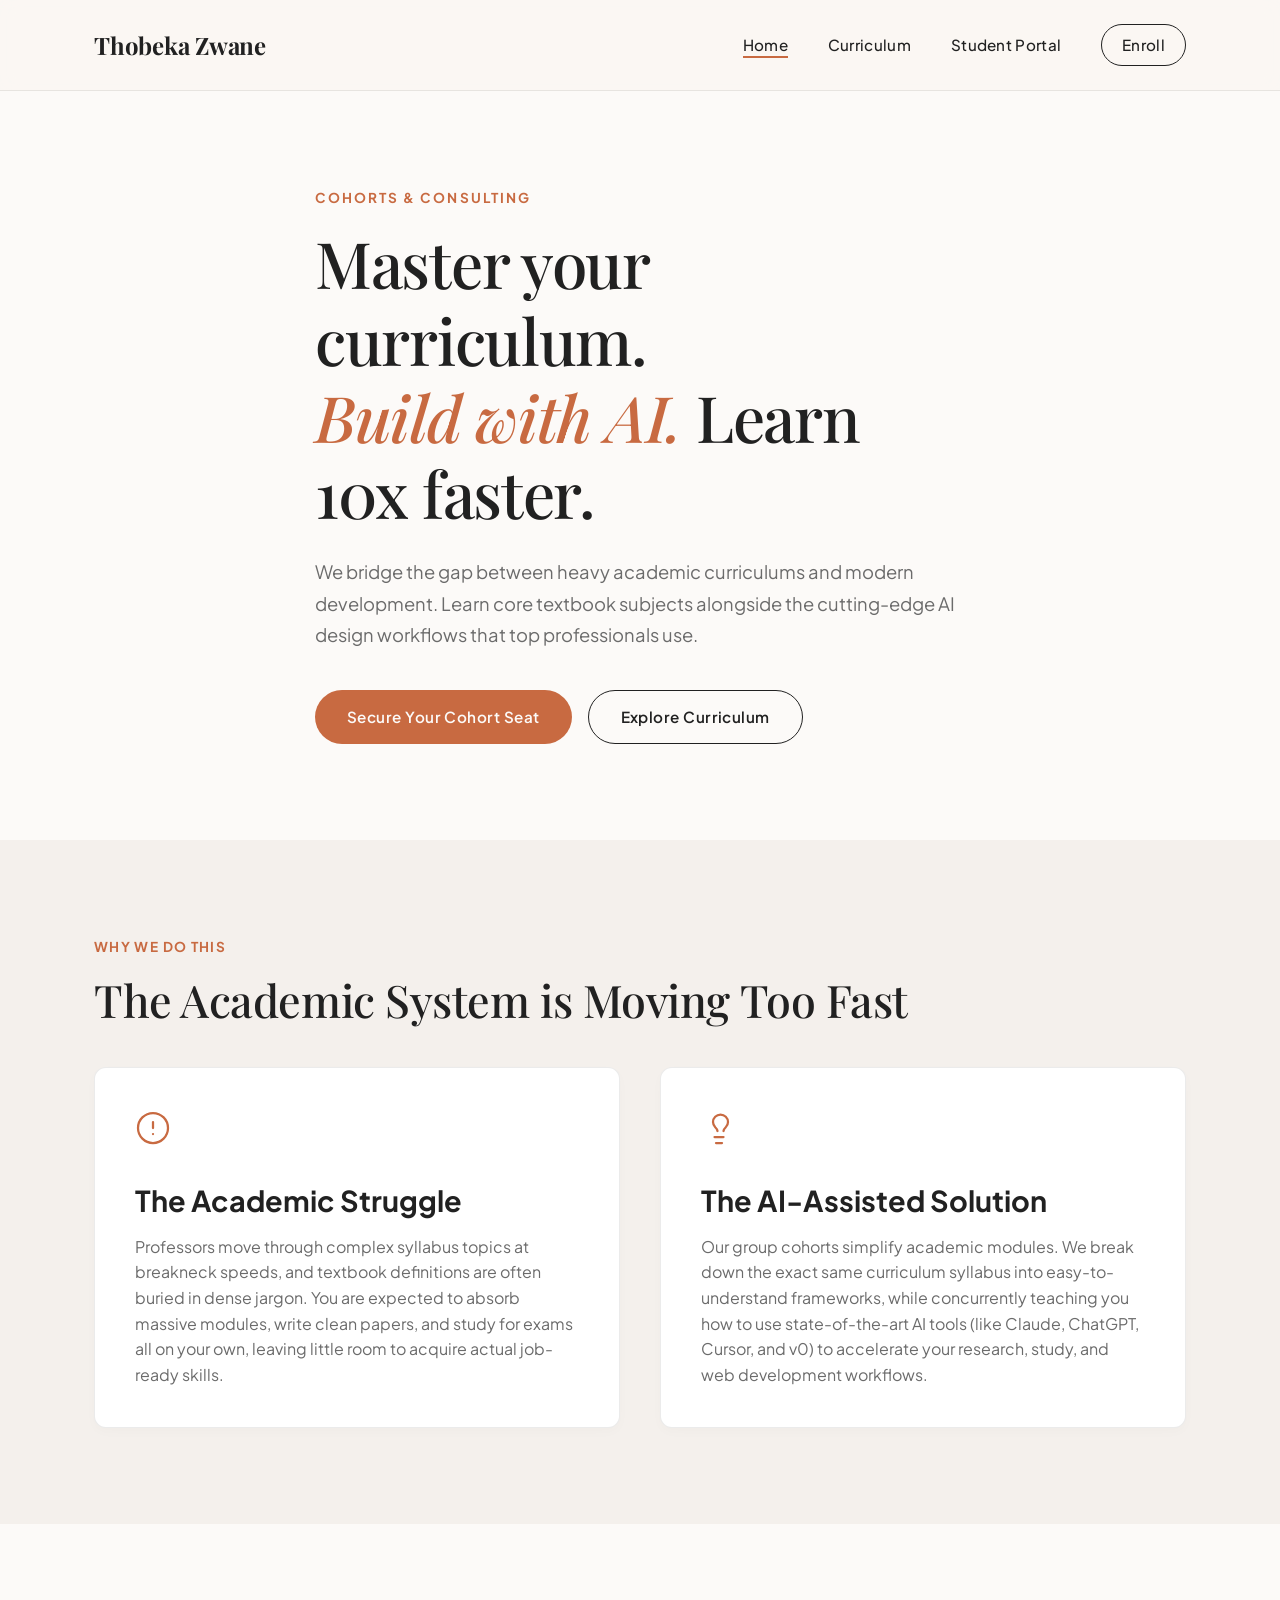
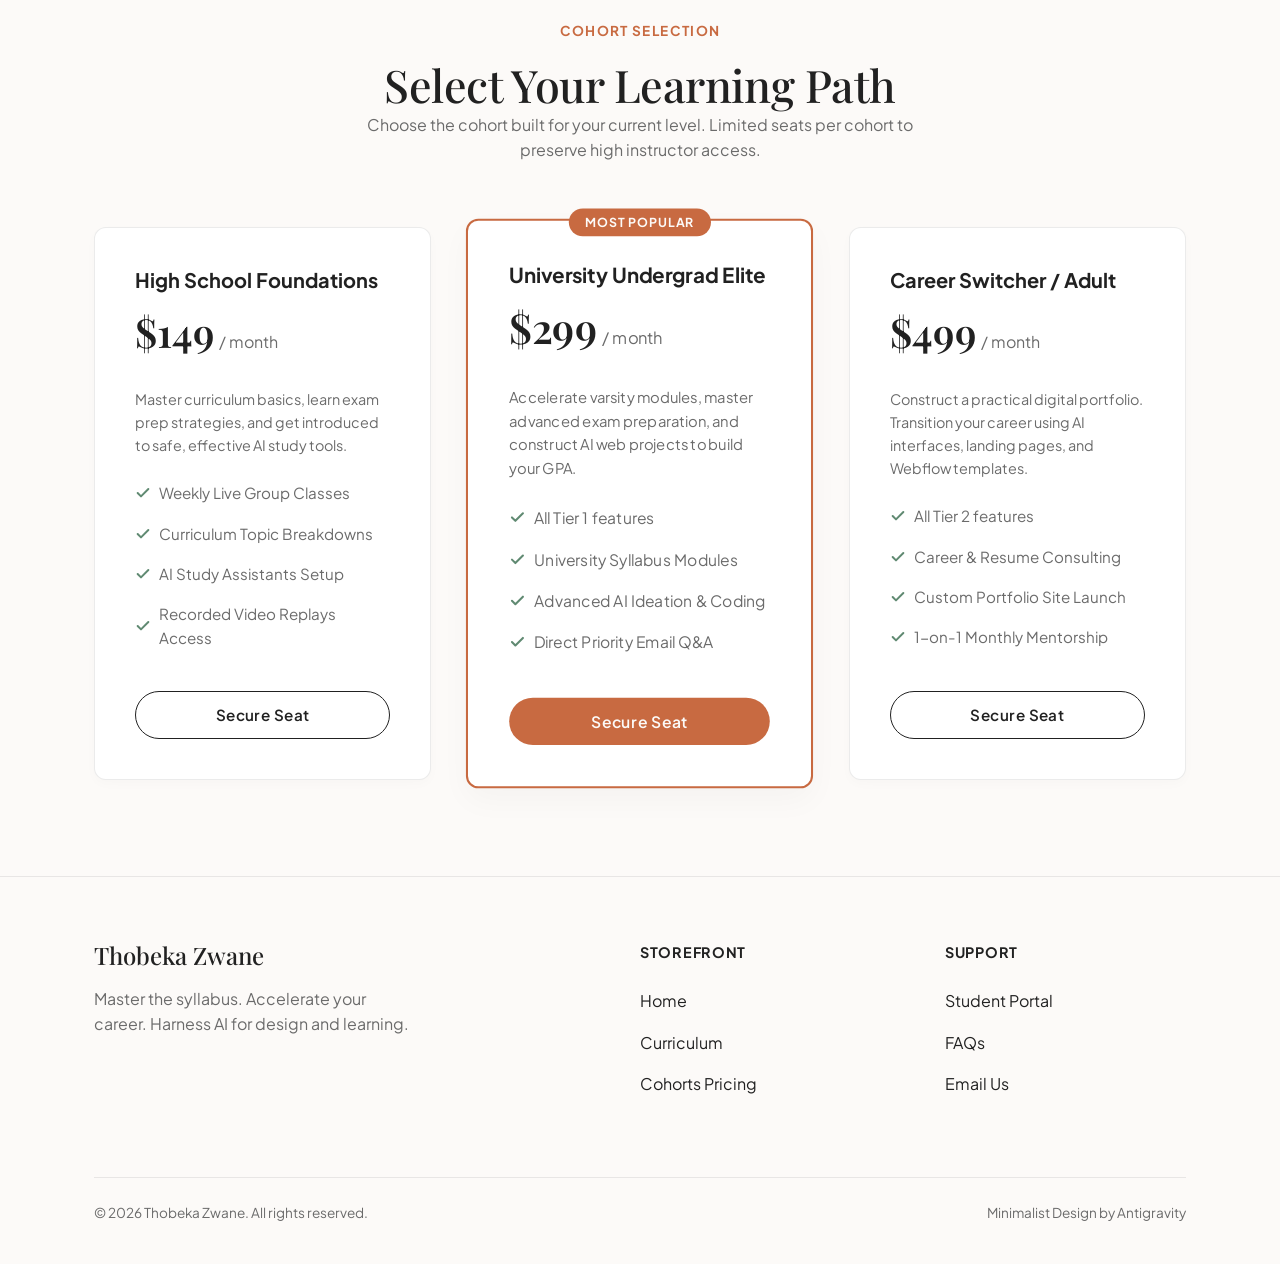
<file: index.html>
<!DOCTYPE html>
<html lang="en">
<head>
  <meta charset="UTF-8">
  <meta name="viewport" content="width=device-width, initial-scale=1.0">
  <title>Thobeka Zwane — Academic Consulting & AI Web Design Cohorts</title>
  <meta name="description" content="Master your curriculum modules and accelerate your learning using modern AI tools. Premium cohort classes and academic consulting by Thobeka Zwane.">
  <link rel="stylesheet" href="styles.css">
</head>
<body>

  <!-- Navigation -->
  <nav class="navbar" id="navbar">
    <div class="container">
      <a href="index.html" class="logo" id="brand-logo">Thobeka Zwane</a>
      <button class="burger-menu" id="burger-menu" aria-label="Toggle navigation">
        <span></span>
        <span></span>
        <span></span>
      </button>
      <ul class="nav-links" id="nav-links">
        <li><a href="index.html" class="active" id="nav-link-home">Home</a></li>
        <li><a href="curriculum.html" id="nav-link-curriculum">Curriculum</a></li>
        <li><a href="onboarding.html" id="nav-link-onboarding">Student Portal</a></li>
        <li><a href="#pricing" class="btn btn-outline" id="nav-link-cta" style="padding: 0.5rem 1.25rem;">Enroll</a></li>
      </ul>
    </div>
  </nav>

  <!-- Hero Section -->
  <header class="hero" id="hero">
    <div class="container">
      <div class="hero-content">
        <span class="hero-tag" id="hero-tagline">cohorts & consulting</span>
        <h1 class="hero-title" id="hero-headline">Master your curriculum. <br><span class="serif-italic text-accent">Build with AI.</span> Learn 10x faster.</h1>
        <p class="hero-description" id="hero-copy">
          We bridge the gap between heavy academic curriculums and modern development. Learn core textbook subjects alongside the cutting-edge AI design workflows that top professionals use.
        </p>
        <div class="hero-buttons">
          <a href="#pricing" class="btn btn-primary" id="hero-cta-primary">Secure Your Cohort Seat</a>
          <a href="curriculum.html" class="btn btn-outline" id="hero-cta-secondary">Explore Curriculum</a>
        </div>
      </div>
    </div>
  </header>

  <!-- Problem / Solution Section -->
  <section class="problem-solution" id="about">
    <div class="container">
      <span class="section-tag" id="about-tagline">why we do this</span>
      <h2 class="section-title" id="about-headline">The Academic System is Moving Too Fast</h2>
      
      <div class="grid-2">
        <div class="problem-card" id="problem-card">
          <div class="card-icon" id="problem-icon">
            <!-- Warning/Alert SVG -->
            <svg xmlns="http://www.w3.org/2000/svg" width="36" height="36" viewBox="0 0 24 24" fill="none" stroke="currentColor" stroke-width="1.5" stroke-linecap="round" stroke-linejoin="round"><circle cx="12" cy="12" r="10"/><line x1="12" y1="8" x2="12" y2="12"/><line x1="12" y1="16" x2="12.01" y2="16"/></svg>
          </div>
          <h3 class="card-title" id="problem-title">The Academic Struggle</h3>
          <p id="problem-text">
            Professors move through complex syllabus topics at breakneck speeds, and textbook definitions are often buried in dense jargon. You are expected to absorb massive modules, write clean papers, and study for exams all on your own, leaving little room to acquire actual job-ready skills.
          </p>
        </div>

        <div class="solution-card" id="solution-card">
          <div class="card-icon" id="solution-icon">
            <!-- Lightbulb/Solution SVG -->
            <svg xmlns="http://www.w3.org/2000/svg" width="36" height="36" viewBox="0 0 24 24" fill="none" stroke="currentColor" stroke-width="1.5" stroke-linecap="round" stroke-linejoin="round"><path d="M15 14c.2-1 .7-1.7 1.5-2.5 1-.9 1.5-2.2 1.5-3.5A5 5 0 0 0 8 8c0 1 .3 2.2 1.5 3.5.7.7 1.3 1.5 1.5 2.5"/><line x1="9" y1="18" x2="15" y2="18"/><line x1="10" y1="22" x2="14" y2="22"/></svg>
          </div>
          <h3 class="card-title" id="solution-title">The AI-Assisted Solution</h3>
          <p id="solution-text">
            Our group cohorts simplify academic modules. We break down the exact same curriculum syllabus into easy-to-understand frameworks, while concurrently teaching you how to use state-of-the-art AI tools (like Claude, ChatGPT, Cursor, and v0) to accelerate your research, study, and web development workflows.
          </p>
        </div>
      </div>
    </div>
  </section>

  <!-- Pricing Section -->
  <section class="pricing" id="pricing">
    <div class="container">
      <div class="pricing-header text-center">
        <span class="section-tag" id="pricing-tagline">cohort selection</span>
        <h2 id="pricing-headline">Select Your Learning Path</h2>
        <p id="pricing-subtitle">Choose the cohort built for your current level. Limited seats per cohort to preserve high instructor access.</p>
      </div>

      <div class="grid-3">
        <!-- Tier 1: High School Foundations -->
        <div class="pricing-card" id="tier-1-card">
          <div>
            <h3 class="pricing-tier" id="tier-1-name">High School Foundations</h3>
            <div class="pricing-price" id="tier-1-price">$149<span>/ month</span></div>
            <p style="margin-bottom: var(--space-md); font-size: 0.9rem;" id="tier-1-desc">
              Master curriculum basics, learn exam prep strategies, and get introduced to safe, effective AI study tools.
            </p>
            <ul class="pricing-features">
              <li>
                <svg xmlns="http://www.w3.org/2000/svg" width="16" height="16" viewBox="0 0 24 24" fill="none" stroke="currentColor" stroke-width="3" stroke-linecap="round" stroke-linejoin="round"><polyline points="20 6 9 17 4 12"></polyline></svg>
                Weekly Live Group Classes
              </li>
              <li>
                <svg xmlns="http://www.w3.org/2000/svg" width="16" height="16" viewBox="0 0 24 24" fill="none" stroke="currentColor" stroke-width="3" stroke-linecap="round" stroke-linejoin="round"><polyline points="20 6 9 17 4 12"></polyline></svg>
                Curriculum Topic Breakdowns
              </li>
              <li>
                <svg xmlns="http://www.w3.org/2000/svg" width="16" height="16" viewBox="0 0 24 24" fill="none" stroke="currentColor" stroke-width="3" stroke-linecap="round" stroke-linejoin="round"><polyline points="20 6 9 17 4 12"></polyline></svg>
                AI Study Assistants Setup
              </li>
              <li>
                <svg xmlns="http://www.w3.org/2000/svg" width="16" height="16" viewBox="0 0 24 24" fill="none" stroke="currentColor" stroke-width="3" stroke-linecap="round" stroke-linejoin="round"><polyline points="20 6 9 17 4 12"></polyline></svg>
                Recorded Video Replays Access
              </li>
            </ul>
          </div>
          <button class="btn btn-outline checkout-trigger" data-tier="high-school" data-price="$149" data-name="High School Foundations" id="tier-1-btn">Secure Seat</button>
        </div>

        <!-- Tier 2: University Undergrad Elite -->
        <div class="pricing-card popular" id="tier-2-card">
          <div class="pricing-badge" id="tier-2-badge">Most Popular</div>
          <div>
            <h3 class="pricing-tier" id="tier-2-name">University Undergrad Elite</h3>
            <div class="pricing-price" id="tier-2-price">$299<span>/ month</span></div>
            <p style="margin-bottom: var(--space-md); font-size: 0.9rem;" id="tier-2-desc">
              Accelerate varsity modules, master advanced exam preparation, and construct AI web projects to build your GPA.
            </p>
            <ul class="pricing-features">
              <li>
                <svg xmlns="http://www.w3.org/2000/svg" width="16" height="16" viewBox="0 0 24 24" fill="none" stroke="currentColor" stroke-width="3" stroke-linecap="round" stroke-linejoin="round"><polyline points="20 6 9 17 4 12"></polyline></svg>
                All Tier 1 features
              </li>
              <li>
                <svg xmlns="http://www.w3.org/2000/svg" width="16" height="16" viewBox="0 0 24 24" fill="none" stroke="currentColor" stroke-width="3" stroke-linecap="round" stroke-linejoin="round"><polyline points="20 6 9 17 4 12"></polyline></svg>
                University Syllabus Modules
              </li>
              <li>
                <svg xmlns="http://www.w3.org/2000/svg" width="16" height="16" viewBox="0 0 24 24" fill="none" stroke="currentColor" stroke-width="3" stroke-linecap="round" stroke-linejoin="round"><polyline points="20 6 9 17 4 12"></polyline></svg>
                Advanced AI Ideation & Coding
              </li>
              <li>
                <svg xmlns="http://www.w3.org/2000/svg" width="16" height="16" viewBox="0 0 24 24" fill="none" stroke="currentColor" stroke-width="3" stroke-linecap="round" stroke-linejoin="round"><polyline points="20 6 9 17 4 12"></polyline></svg>
                Direct Priority Email Q&A
              </li>
            </ul>
          </div>
          <button class="btn btn-primary checkout-trigger" data-tier="university" data-price="$299" data-name="University Undergrad Elite" id="tier-2-btn">Secure Seat</button>
        </div>

        <!-- Tier 3: Career Switcher / Adult -->
        <div class="pricing-card" id="tier-3-card">
          <div>
            <h3 class="pricing-tier" id="tier-3-name">Career Switcher / Adult</h3>
            <div class="pricing-price" id="tier-3-price">$499<span>/ month</span></div>
            <p style="margin-bottom: var(--space-md); font-size: 0.9rem;" id="tier-3-desc">
              Construct a practical digital portfolio. Transition your career using AI interfaces, landing pages, and Webflow templates.
            </p>
            <ul class="pricing-features">
              <li>
                <svg xmlns="http://www.w3.org/2000/svg" width="16" height="16" viewBox="0 0 24 24" fill="none" stroke="currentColor" stroke-width="3" stroke-linecap="round" stroke-linejoin="round"><polyline points="20 6 9 17 4 12"></polyline></svg>
                All Tier 2 features
              </li>
              <li>
                <svg xmlns="http://www.w3.org/2000/svg" width="16" height="16" viewBox="0 0 24 24" fill="none" stroke="currentColor" stroke-width="3" stroke-linecap="round" stroke-linejoin="round"><polyline points="20 6 9 17 4 12"></polyline></svg>
                Career & Resume Consulting
              </li>
              <li>
                <svg xmlns="http://www.w3.org/2000/svg" width="16" height="16" viewBox="0 0 24 24" fill="none" stroke="currentColor" stroke-width="3" stroke-linecap="round" stroke-linejoin="round"><polyline points="20 6 9 17 4 12"></polyline></svg>
                Custom Portfolio Site Launch
              </li>
              <li>
                <svg xmlns="http://www.w3.org/2000/svg" width="16" height="16" viewBox="0 0 24 24" fill="none" stroke="currentColor" stroke-width="3" stroke-linecap="round" stroke-linejoin="round"><polyline points="20 6 9 17 4 12"></polyline></svg>
                1-on-1 Monthly Mentorship
              </li>
            </ul>
          </div>
          <button class="btn btn-outline checkout-trigger" data-tier="career" data-price="$499" data-name="Career Switcher / Adult" id="tier-3-btn">Secure Seat</button>
        </div>
      </div>
    </div>
  </section>

  <!-- Checkout Modal (Simulated E-Commerce Checkout Trigger) -->
  <div class="modal-overlay" id="checkout-modal-overlay">
    <div class="checkout-modal" id="checkout-modal">
      <div class="checkout-header">
        <h3 id="modal-heading">Secure Your Cohort Seat</h3>
        <button class="close-btn" id="close-checkout-modal" aria-label="Close modal">&times;</button>
      </div>
      <div class="checkout-body">
        <!-- Input State -->
        <div id="checkout-form-container">
          <div class="checkout-summary-card">
            <span id="selected-tier-name" class="checkout-summary-tier">Cohort Tier</span>
            <span id="selected-tier-price" class="checkout-summary-price">$000</span>
          </div>
          <form id="checkout-form">
            <div class="form-group">
              <label for="checkout-email">Email Address</label>
              <input type="email" id="checkout-email" class="form-input" placeholder="you@example.com" required>
            </div>
            <div class="form-group">
              <label for="checkout-card">Card Number</label>
              <input type="text" id="checkout-card" class="form-input" placeholder="4242 4242 4242 4242" value="4242 4242 4242 4242" readonly>
            </div>
            <div class="grid-2" style="gap: var(--space-sm); margin-bottom: var(--space-md);">
              <div class="form-group" style="margin-bottom: 0;">
                <label for="checkout-exp">Expiration</label>
                <input type="text" id="checkout-exp" class="form-input" placeholder="MM/YY" value="12/28" readonly>
              </div>
              <div class="form-group" style="margin-bottom: 0;">
                <label for="checkout-cvc">CVC</label>
                <input type="text" id="checkout-cvc" class="form-input" placeholder="123" value="123" readonly>
              </div>
            </div>
            <button type="submit" class="btn btn-primary" style="width: 100%; border-radius: var(--border-radius-sm);" id="pay-button">Pay & Initialize Onboarding</button>
          </form>
          <div class="checkout-secure-notice">
            <svg xmlns="http://www.w3.org/2000/svg" width="14" height="14" viewBox="0 0 24 24" fill="none" stroke="currentColor" stroke-width="2" stroke-linecap="round" stroke-linejoin="round"><rect x="3" y="11" width="18" height="11" rx="2" ry="2"></rect><path d="M7 11V7a5 5 0 0 1 10 0v4"></path></svg>
            <span>Simulated checkout. No actual charges will occur.</span>
          </div>
        </div>

        <!-- Loading State -->
        <div id="checkout-loading-state" class="checkout-loading-container">
          <div class="spinner"></div>
          <h4 id="loading-heading">Processing Payment...</h4>
          <p id="loading-subheading" style="font-size: 0.9rem; margin-top: 4px;">Connecting to secure gateway</p>
          <div class="progress-track">
            <div class="progress-bar" id="checkout-progress-bar"></div>
          </div>
        </div>
      </div>
    </div>
  </div>

  <!-- Footer -->
  <footer class="footer" id="footer">
    <div class="container">
      <div class="footer-grid">
        <div class="footer-brand">
          <h4 id="footer-logo">Thobeka Zwane</h4>
          <p id="footer-brand-desc">Master the syllabus. Accelerate your career. Harness AI for design and learning.</p>
        </div>
        <div class="footer-links-col">
          <h5>Storefront</h5>
          <ul class="footer-links">
            <li><a href="index.html">Home</a></li>
            <li><a href="curriculum.html">Curriculum</a></li>
            <li><a href="#pricing">Cohorts Pricing</a></li>
          </ul>
        </div>
        <div class="footer-links-col">
          <h5>Support</h5>
          <ul class="footer-links">
            <li><a href="onboarding.html">Student Portal</a></li>
            <li><a href="onboarding.html#faq">FAQs</a></li>
            <li><a href="mailto:hello@thobekazwane.com">Email Us</a></li>
          </ul>
        </div>
      </div>
      <div class="footer-bottom">
        <p id="copyright">&copy; 2026 Thobeka Zwane. All rights reserved.</p>
        <p id="footer-terms">Minimalist Design by Antigravity</p>
      </div>
    </div>
  </footer>

  <script src="app.js"></script>
</body>
</html>
</file>
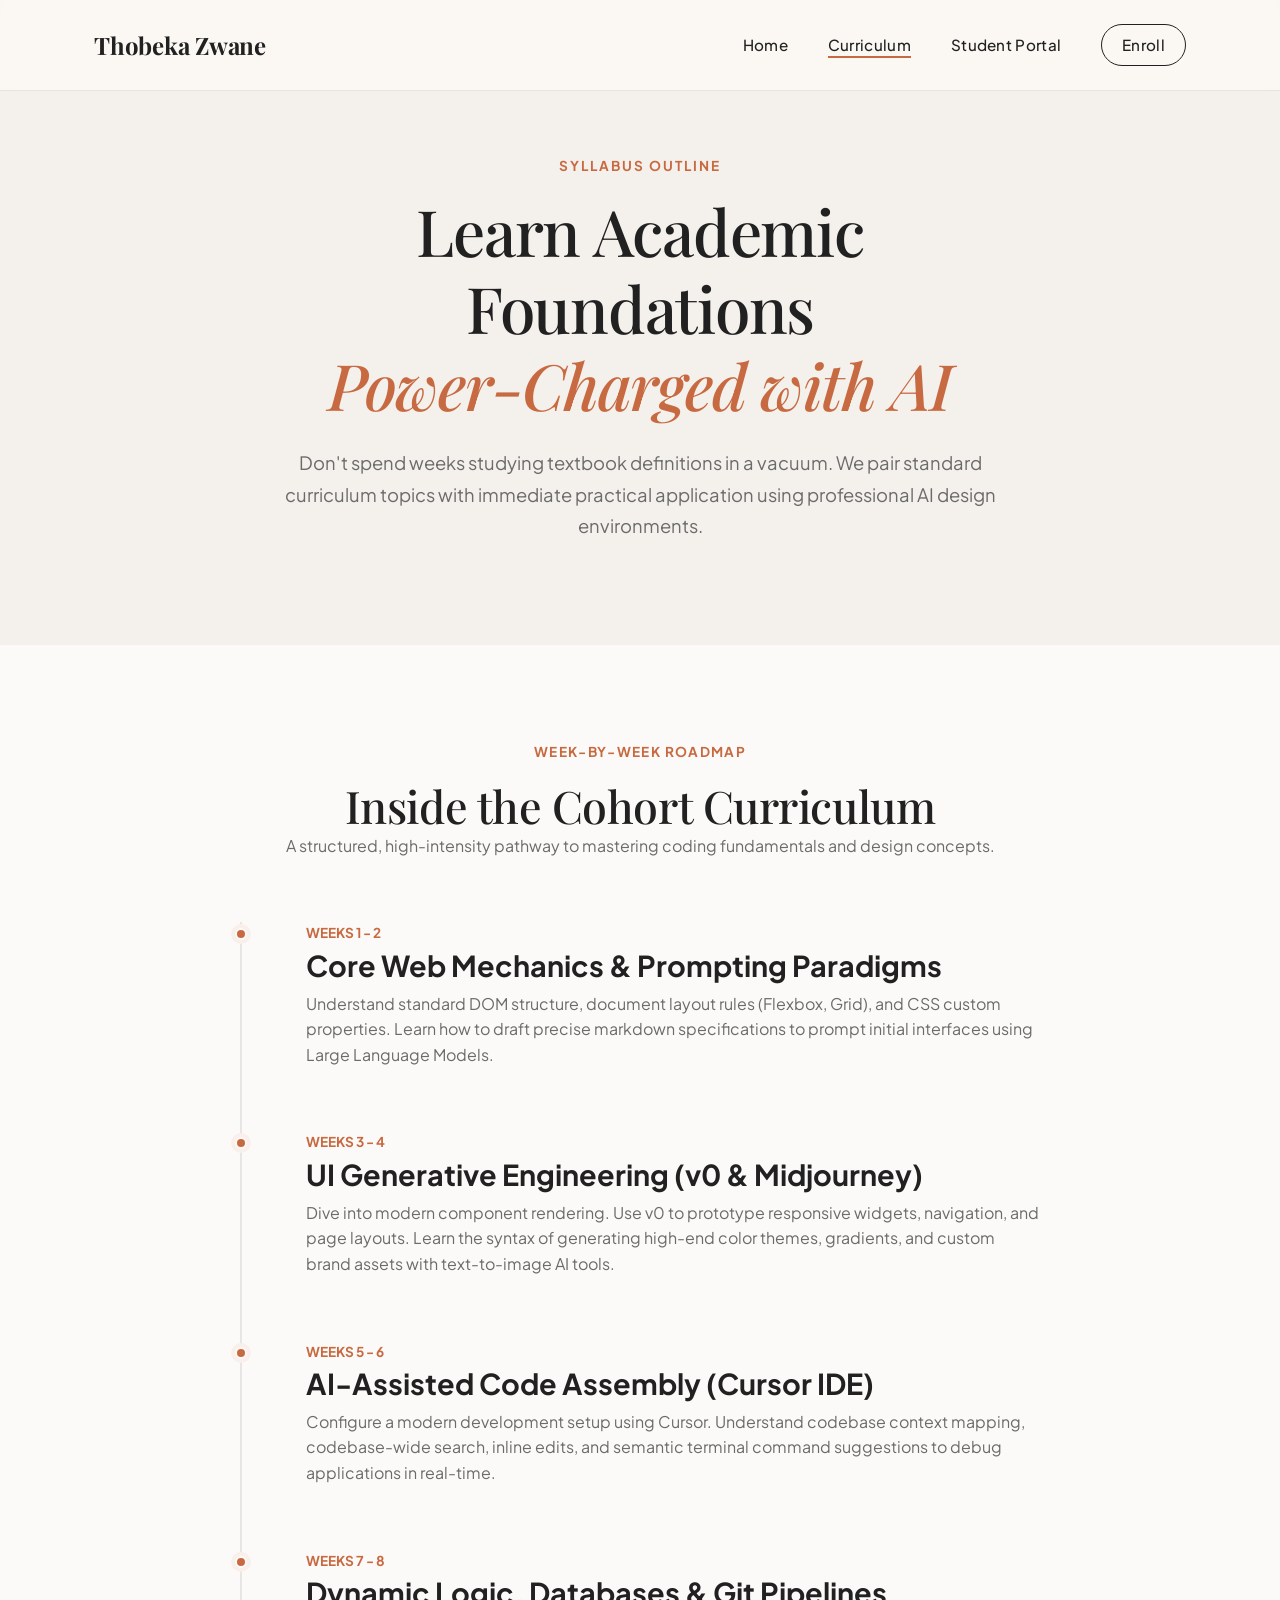
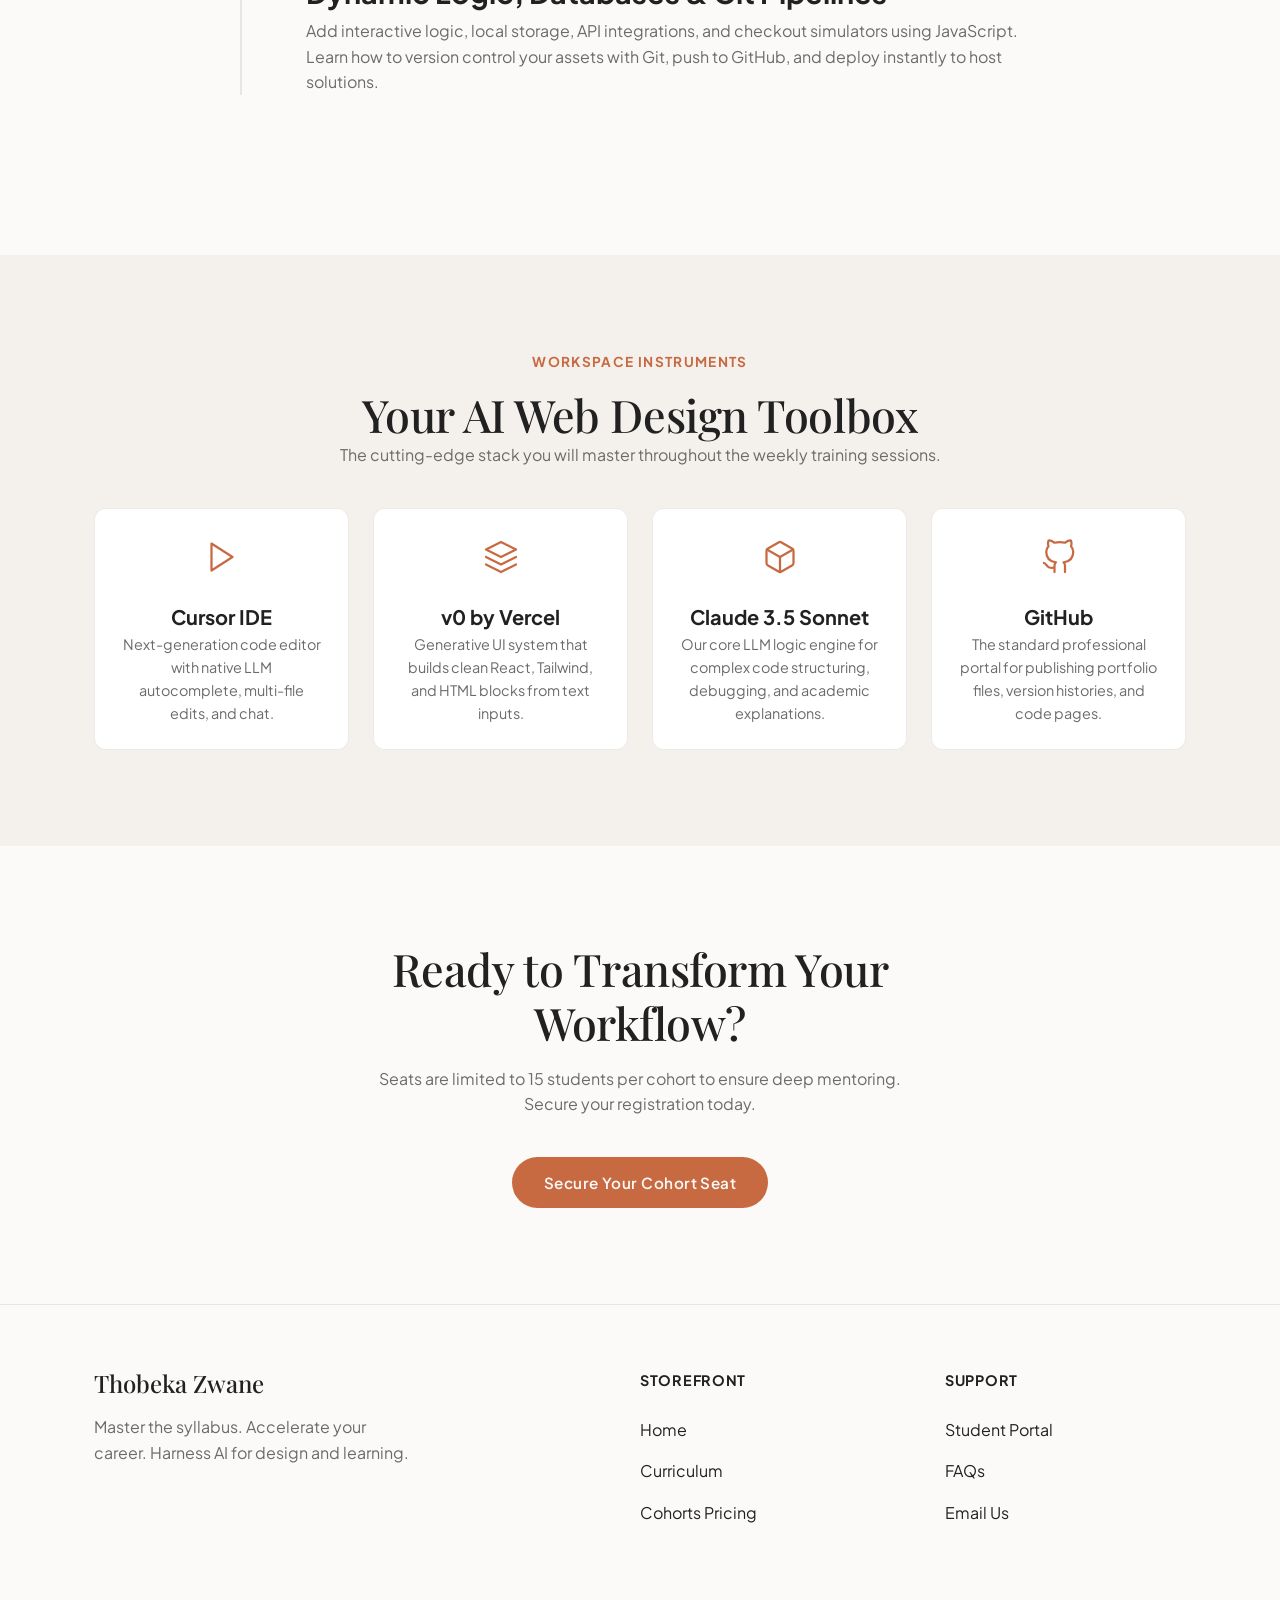
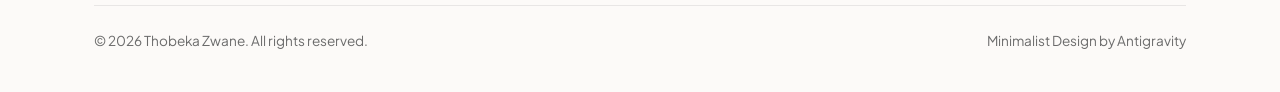
<file: curriculum.html>
<!DOCTYPE html>
<html lang="en">
<head>
  <meta charset="UTF-8">
  <meta name="viewport" content="width=device-width, initial-scale=1.0">
  <title>Cohort Curriculum & AI Toolbox — Thobeka Zwane</title>
  <meta name="description" content="Discover our week-by-week curriculum module breakdown and the modern AI design toolbox utilized in our learning cohorts.">
  <link rel="stylesheet" href="styles.css">
</head>
<body>

  <!-- Navigation -->
  <nav class="navbar" id="navbar">
    <div class="container">
      <a href="index.html" class="logo" id="brand-logo">Thobeka Zwane</a>
      <button class="burger-menu" id="burger-menu" aria-label="Toggle navigation">
        <span></span>
        <span></span>
        <span></span>
      </button>
      <ul class="nav-links" id="nav-links">
        <li><a href="index.html" id="nav-link-home">Home</a></li>
        <li><a href="curriculum.html" class="active" id="nav-link-curriculum">Curriculum</a></li>
        <li><a href="onboarding.html" id="nav-link-onboarding">Student Portal</a></li>
        <li><a href="index.html#pricing" class="btn btn-outline" id="nav-link-cta" style="padding: 0.5rem 1.25rem;">Enroll</a></li>
      </ul>
    </div>
  </nav>

  <!-- Page Header -->
  <header class="curriculum-hero" id="curriculum-hero">
    <div class="container" style="max-width: 800px;">
      <span class="hero-tag" id="curriculum-tag">syllabus outline</span>
      <h1 class="hero-title" id="curriculum-headline">Learn Academic Foundations <br><span class="serif-italic text-accent">Power-Charged with AI</span></h1>
      <p class="hero-description" id="curriculum-copy" style="margin-top: var(--space-sm);">
        Don't spend weeks studying textbook definitions in a vacuum. We pair standard curriculum topics with immediate practical application using professional AI design environments.
      </p>
    </div>
  </header>

  <!-- Timeline / Modules Overview -->
  <section class="curriculum-timeline" id="timeline-section">
    <div class="container">
      <div class="text-center" style="margin-bottom: var(--space-xl);">
        <span class="section-tag">week-by-week roadmap</span>
        <h2>Inside the Cohort Curriculum</h2>
        <p>A structured, high-intensity pathway to mastering coding fundamentals and design concepts.</p>
      </div>

      <div class="timeline" id="timeline">
        <!-- Module 1 -->
        <div class="timeline-item" id="module-1">
          <div class="timeline-dot"></div>
          <span class="timeline-week">Weeks 1 - 2</span>
          <h3 class="timeline-title">Core Web Mechanics & Prompting Paradigms</h3>
          <p>
            Understand standard DOM structure, document layout rules (Flexbox, Grid), and CSS custom properties. Learn how to draft precise markdown specifications to prompt initial interfaces using Large Language Models.
          </p>
        </div>

        <!-- Module 2 -->
        <div class="timeline-item" id="module-2">
          <div class="timeline-dot"></div>
          <span class="timeline-week">Weeks 3 - 4</span>
          <h3 class="timeline-title">UI Generative Engineering (v0 & Midjourney)</h3>
          <p>
            Dive into modern component rendering. Use v0 to prototype responsive widgets, navigation, and page layouts. Learn the syntax of generating high-end color themes, gradients, and custom brand assets with text-to-image AI tools.
          </p>
        </div>

        <!-- Module 3 -->
        <div class="timeline-item" id="module-3">
          <div class="timeline-dot"></div>
          <span class="timeline-week">Weeks 5 - 6</span>
          <h3 class="timeline-title">AI-Assisted Code Assembly (Cursor IDE)</h3>
          <p>
            Configure a modern development setup using Cursor. Understand codebase context mapping, codebase-wide search, inline edits, and semantic terminal command suggestions to debug applications in real-time.
          </p>
        </div>

        <!-- Module 4 -->
        <div class="timeline-item" id="module-4">
          <div class="timeline-dot"></div>
          <span class="timeline-week">Weeks 7 - 8</span>
          <h3 class="timeline-title">Dynamic Logic, Databases & Git Pipelines</h3>
          <p>
            Add interactive logic, local storage, API integrations, and checkout simulators using JavaScript. Learn how to version control your assets with Git, push to GitHub, and deploy instantly to host solutions.
          </p>
        </div>
      </div>
    </div>
  </section>

  <!-- Interactive AI Toolbox Section -->
  <section class="curriculum-toolbox" id="toolbox-section" style="background-color: var(--bg-secondary);">
    <div class="container">
      <div class="text-center" style="margin-bottom: var(--space-lg);">
        <span class="section-tag">workspace instruments</span>
        <h2>Your AI Web Design Toolbox</h2>
        <p>The cutting-edge stack you will master throughout the weekly training sessions.</p>
      </div>

      <div class="toolbox-grid" id="toolbox-grid">
        <!-- Cursor Card -->
        <div class="tool-card" id="tool-cursor">
          <div class="tool-logo">
            <svg xmlns="http://www.w3.org/2000/svg" width="36" height="36" viewBox="0 0 24 24" fill="none" stroke="currentColor" stroke-width="1.5" stroke-linecap="round" stroke-linejoin="round"><polygon points="5 3 19 12 5 21 5 3"></polygon></svg>
          </div>
          <h4 class="tool-name">Cursor IDE</h4>
          <p style="font-size: 0.9rem;">Next-generation code editor with native LLM autocomplete, multi-file edits, and chat.</p>
        </div>

        <!-- v0 Card -->
        <div class="tool-card" id="tool-v0">
          <div class="tool-logo">
            <svg xmlns="http://www.w3.org/2000/svg" width="36" height="36" viewBox="0 0 24 24" fill="none" stroke="currentColor" stroke-width="1.5" stroke-linecap="round" stroke-linejoin="round"><path d="M12 2L2 7l10 5 10-5-10-5zM2 17l10 5 10-5M2 12l10 5 10-5"></path></svg>
          </div>
          <h4 class="tool-name">v0 by Vercel</h4>
          <p style="font-size: 0.9rem;">Generative UI system that builds clean React, Tailwind, and HTML blocks from text inputs.</p>
        </div>

        <!-- Claude Card -->
        <div class="tool-card" id="tool-claude">
          <div class="tool-logo">
            <svg xmlns="http://www.w3.org/2000/svg" width="36" height="36" viewBox="0 0 24 24" fill="none" stroke="currentColor" stroke-width="1.5" stroke-linecap="round" stroke-linejoin="round"><path d="M21 16V8a2 2 0 0 0-1-1.73l-7-4a2 2 0 0 0-2 0l-7 4A2 2 0 0 0 3 8v8a2 2 0 0 0 1 1.73l7 4a2 2 0 0 0 2 0l7-4A2 2 0 0 0 21 16z"></path><polyline points="3.27 6.96 12 12.01 20.73 6.96"></polyline><line x1="12" y1="22.08" x2="12" y2="12"></line></svg>
          </div>
          <h4 class="tool-name">Claude 3.5 Sonnet</h4>
          <p style="font-size: 0.9rem;">Our core LLM logic engine for complex code structuring, debugging, and academic explanations.</p>
        </div>

        <!-- GitHub Card -->
        <div class="tool-card" id="tool-github">
          <div class="tool-logo">
            <svg xmlns="http://www.w3.org/2000/svg" width="36" height="36" viewBox="0 0 24 24" fill="none" stroke="currentColor" stroke-width="1.5" stroke-linecap="round" stroke-linejoin="round"><path d="M9 19c-5 1.5-5-2.5-7-3m14 6v-3.87a3.37 3.37 0 0 0-.94-2.61c3.14-.35 6.44-1.54 6.44-7A5.44 5.44 0 0 0 20 4.77 5.07 5.07 0 0 0 19.91 1S18.73.65 16 2.48a13.38 13.38 0 0 0-7 0C6.27.65 5.09 1 5.09 1A5.07 5.07 0 0 0 5 4.77a5.44 5.44 0 0 0-1.5 3.78c0 5.42 3.3 6.61 6.44 7A3.37 3.37 0 0 0 9 18.13V22"></path></svg>
          </div>
          <h4 class="tool-name">GitHub</h4>
          <p style="font-size: 0.9rem;">The standard professional portal for publishing portfolio files, version histories, and code pages.</p>
        </div>
      </div>
    </div>
  </section>

  <!-- CTA Banner Section -->
  <section class="curriculum-cta" id="cta-banner" style="background-color: var(--bg-primary); padding: var(--space-xxl) 0;">
    <div class="container text-center" style="max-width: 600px;">
      <h2 style="margin-bottom: var(--space-sm);">Ready to Transform Your Workflow?</h2>
      <p style="margin-bottom: var(--space-lg);">Seats are limited to 15 students per cohort to ensure deep mentoring. Secure your registration today.</p>
      <a href="index.html#pricing" class="btn btn-primary" id="curriculum-cta-btn">Secure Your Cohort Seat</a>
    </div>
  </section>

  <!-- Footer -->
  <footer class="footer" id="footer">
    <div class="container">
      <div class="footer-grid">
        <div class="footer-brand">
          <h4 id="footer-logo">Thobeka Zwane</h4>
          <p id="footer-brand-desc">Master the syllabus. Accelerate your career. Harness AI for design and learning.</p>
        </div>
        <div class="footer-links-col">
          <h5>Storefront</h5>
          <ul class="footer-links">
            <li><a href="index.html">Home</a></li>
            <li><a href="curriculum.html">Curriculum</a></li>
            <li><a href="index.html#pricing">Cohorts Pricing</a></li>
          </ul>
        </div>
        <div class="footer-links-col">
          <h5>Support</h5>
          <ul class="footer-links">
            <li><a href="onboarding.html">Student Portal</a></li>
            <li><a href="onboarding.html#faq">FAQs</a></li>
            <li><a href="mailto:hello@thobekazwane.com">Email Us</a></li>
          </ul>
        </div>
      </div>
      <div class="footer-bottom">
        <p id="copyright">&copy; 2026 Thobeka Zwane. All rights reserved.</p>
        <p id="footer-terms">Minimalist Design by Antigravity</p>
      </div>
    </div>
  </footer>

  <script src="app.js"></script>
</body>
</html>
</file>
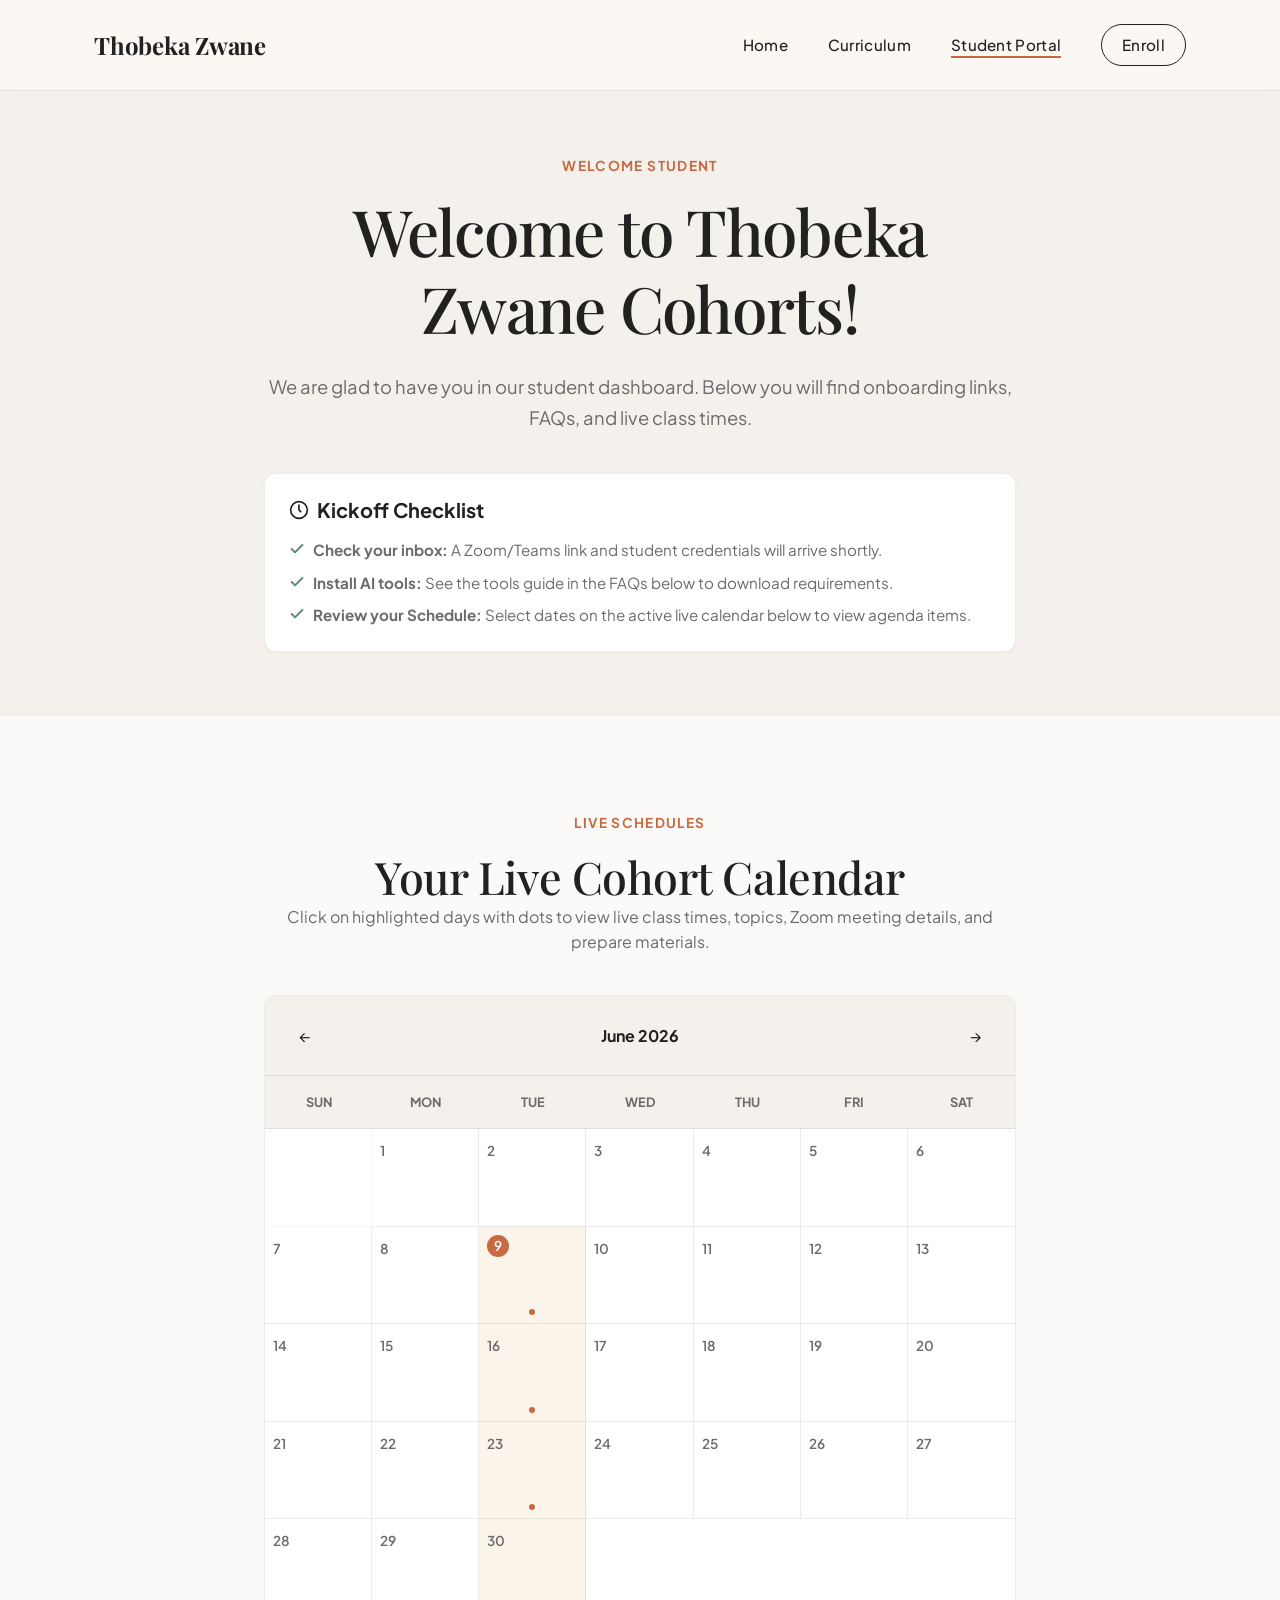
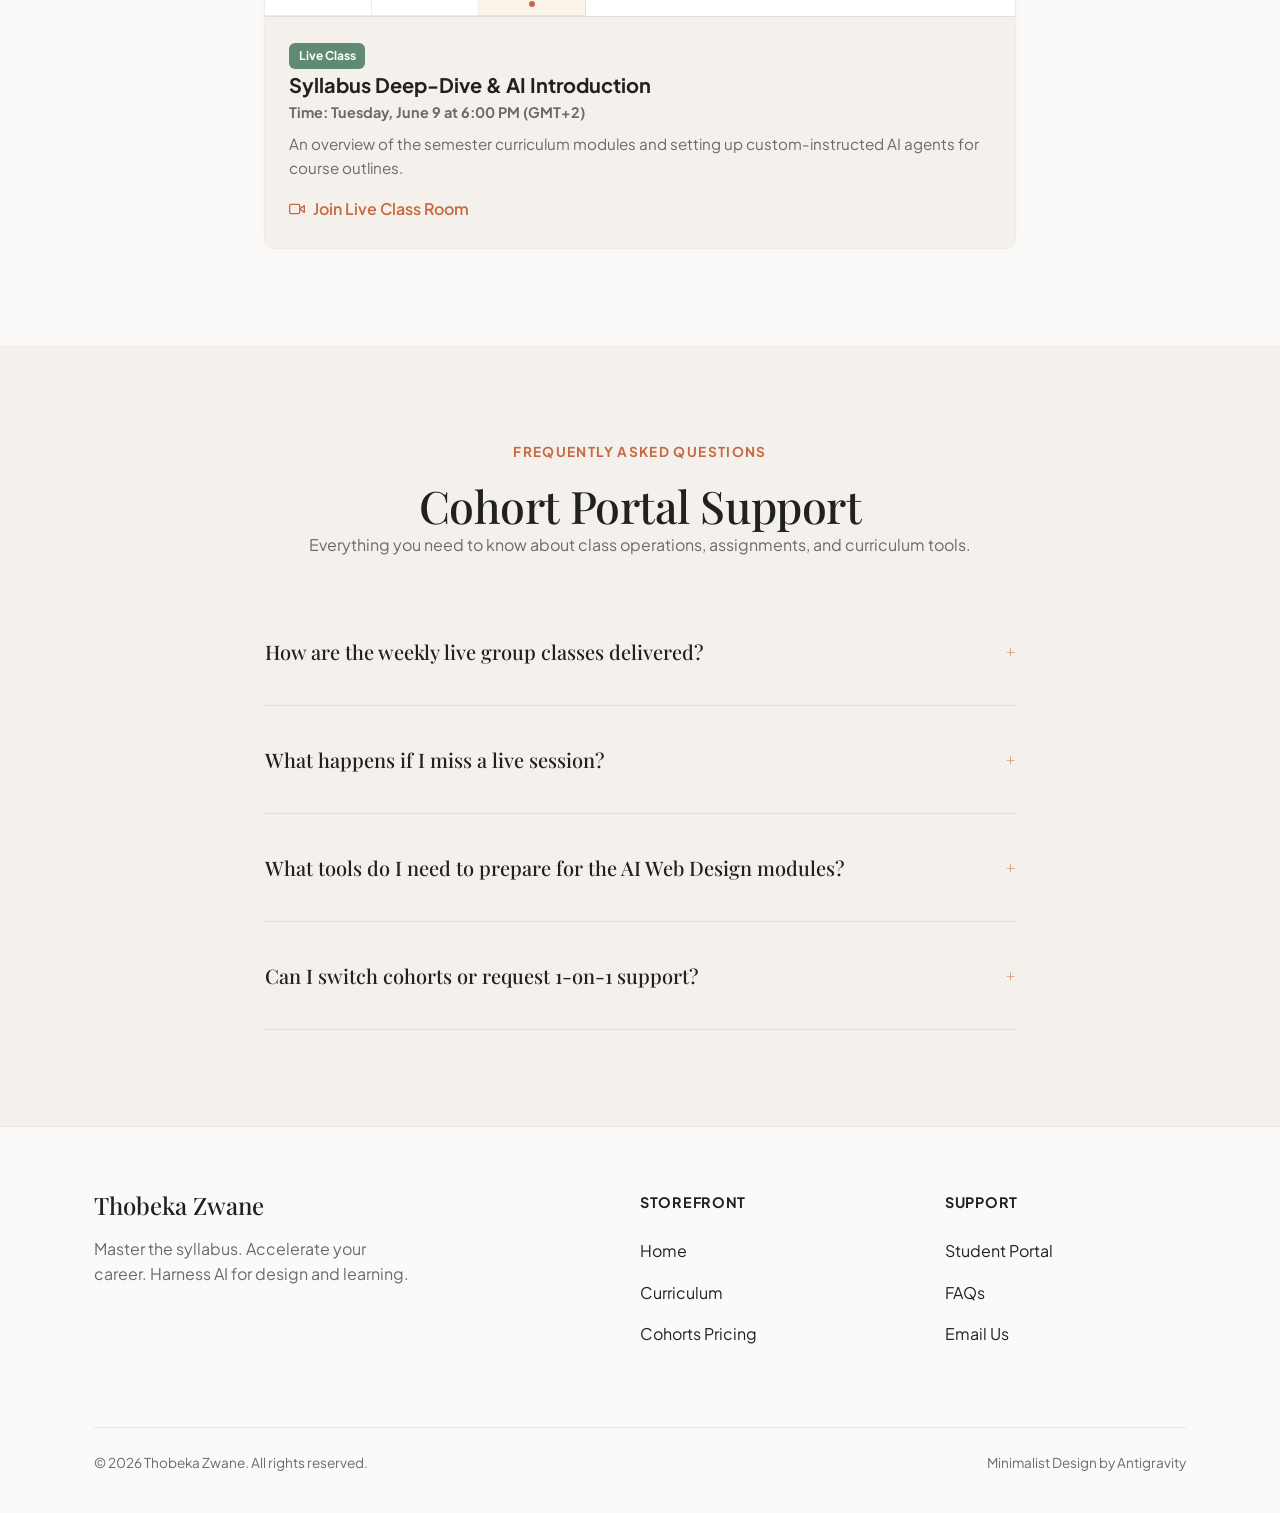
<file: onboarding.html>
<!DOCTYPE html>
<html lang="en">
<head>
  <meta charset="UTF-8">
  <meta name="viewport" content="width=device-width, initial-scale=1.0">
  <title>Student Onboarding Portal — Thobeka Zwane</title>
  <meta name="description" content="Welcome to your learning cohort. Complete your onboarding steps, view cohort calendar schedules, and access live classroom resources.">
  <link rel="stylesheet" href="styles.css">
</head>
<body>

  <!-- Navigation -->
  <nav class="navbar" id="navbar">
    <div class="container">
      <a href="index.html" class="logo" id="brand-logo">Thobeka Zwane</a>
      <button class="burger-menu" id="burger-menu" aria-label="Toggle navigation">
        <span></span>
        <span></span>
        <span></span>
      </button>
      <ul class="nav-links" id="nav-links">
        <li><a href="index.html" id="nav-link-home">Home</a></li>
        <li><a href="curriculum.html" id="nav-link-curriculum">Curriculum</a></li>
        <li><a href="onboarding.html" class="active" id="nav-link-onboarding">Student Portal</a></li>
        <li><a href="index.html#pricing" class="btn btn-outline" id="nav-link-cta" style="padding: 0.5rem 1.25rem;">Enroll</a></li>
      </ul>
    </div>
  </nav>

  <!-- Welcoming Section -->
  <section class="onboarding-welcome" id="welcome-section" style="background-color: var(--bg-secondary); padding: var(--space-xl) 0;">
    <div class="container" style="max-width: 800px; text-align: center;">
      <span class="section-tag" id="onboarding-tag">welcome student</span>
      <h1 class="hero-title" id="welcome-title" style="margin-bottom: var(--space-md);">Welcome to the Cohort!</h1>
      <p class="hero-description" id="welcome-message" style="margin-bottom: var(--space-lg);">
        I'm thrilled to have you here. We're going to simplify your curriculum modules and build high-performance study workflows together. Below you'll find the next steps, FAQ, and your live schedule calendar.
      </p>
      <div style="background-color: var(--bg-card); border: 1px solid var(--border-color); padding: var(--space-md); border-radius: var(--border-radius-md); text-align: left; box-shadow: var(--shadow-sm);" id="next-steps-card">
        <h4 style="font-family: var(--font-body); font-weight: 700; margin-bottom: var(--space-sm); display: flex; align-items: center; gap: 0.5rem;">
          <svg xmlns="http://www.w3.org/2000/svg" width="20" height="20" viewBox="0 0 24 24" fill="none" stroke="currentColor" stroke-width="2" stroke-linecap="round" stroke-linejoin="round"><circle cx="12" cy="12" r="10"/><polyline points="12 6 12 12 14 14"></polyline></svg>
          Kickoff Checklist
        </h4>
        <ul style="list-style: none; padding-left: 0; display: flex; flex-direction: column; gap: var(--space-xs);">
          <li style="display: flex; gap: 0.5rem; align-items: flex-start; font-size: 0.95rem; color: var(--text-secondary);">
            <svg xmlns="http://www.w3.org/2000/svg" width="16" height="16" viewBox="0 0 24 24" fill="none" stroke="var(--accent-secondary)" stroke-width="3" stroke-linecap="round" stroke-linejoin="round" style="margin-top: 3px; flex-shrink: 0;"><polyline points="20 6 9 17 4 12"></polyline></svg>
            <span><strong>Check your inbox:</strong> A Zoom/Teams link and student credentials will arrive shortly.</span>
          </li>
          <li style="display: flex; gap: 0.5rem; align-items: flex-start; font-size: 0.95rem; color: var(--text-secondary);">
            <svg xmlns="http://www.w3.org/2000/svg" width="16" height="16" viewBox="0 0 24 24" fill="none" stroke="var(--accent-secondary)" stroke-width="3" stroke-linecap="round" stroke-linejoin="round" style="margin-top: 3px; flex-shrink: 0;"><polyline points="20 6 9 17 4 12"></polyline></svg>
            <span><strong>Install AI tools:</strong> See the tools guide in the FAQs below to download requirements.</span>
          </li>
          <li style="display: flex; gap: 0.5rem; align-items: flex-start; font-size: 0.95rem; color: var(--text-secondary);">
            <svg xmlns="http://www.w3.org/2000/svg" width="16" height="16" viewBox="0 0 24 24" fill="none" stroke="var(--accent-secondary)" stroke-width="3" stroke-linecap="round" stroke-linejoin="round" style="margin-top: 3px; flex-shrink: 0;"><polyline points="20 6 9 17 4 12"></polyline></svg>
            <span><strong>Review your Schedule:</strong> Select dates on the active live calendar below to view agenda items.</span>
          </li>
        </ul>
      </div>
    </div>
  </section>

  <!-- Interactive Live Calendar Section -->
  <section class="onboarding-calendar" id="schedule">
    <div class="container" style="max-width: 800px;">
      <div class="text-center" style="margin-bottom: var(--space-lg);">
        <span class="section-tag" id="calendar-tagline">live schedules</span>
        <h2>Your Live Cohort Calendar</h2>
        <p>Click on highlighted days with dots to view live class times, topics, Zoom meeting details, and prepare materials.</p>
      </div>

      <!-- Calendar Placement -->
      <div class="calendar-panel" id="calendar-panel">
        <div class="calendar-header">
          <button id="calendar-prev-month" aria-label="Previous Month" style="padding: 5px 10px;">&larr;</button>
          <span id="calendar-month-year" class="calendar-title">June 2026</span>
          <button id="calendar-next-month" aria-label="Next Month" style="padding: 5px 10px;">&rarr;</button>
        </div>
        <div class="calendar-grid">
          <div class="calendar-day-label">Sun</div>
          <div class="calendar-day-label">Mon</div>
          <div class="calendar-day-label">Tue</div>
          <div class="calendar-day-label">Wed</div>
          <div class="calendar-day-label">Thu</div>
          <div class="calendar-day-label">Fri</div>
          <div class="calendar-day-label">Sat</div>
        </div>
        <div class="calendar-days" id="calendar-days-container">
          <!-- Populated dynamically by app.js -->
        </div>
        <div class="calendar-session-details" id="session-details-box">
          <div class="session-tag-live" id="session-status-badge">Live Class</div>
          <h4 id="session-title-display" style="font-family: var(--font-body); font-weight: 700; margin-bottom: 4px;">Syllabus Deep-Dive & AI Introduction</h4>
          <p style="font-size: 0.9rem; margin-bottom: 8px;"><strong id="session-time-display">Time: Tuesday, June 9 at 6:00 PM (GMT+2)</strong></p>
          <p id="session-description-display" style="font-size: 0.95rem;">
            An overview of the semester curriculum modules and setting up custom-instructed AI agents for course outlines.
          </p>
          <a href="#" class="session-zoom-link" id="session-zoom-button" target="_blank">
            <svg xmlns="http://www.w3.org/2000/svg" width="16" height="16" viewBox="0 0 24 24" fill="none" stroke="currentColor" stroke-width="2" stroke-linecap="round" stroke-linejoin="round"><path d="M23 7l-7 5 7 5V7z"></path><rect x="1" y="5" width="15" height="14" rx="2" ry="2"></rect></svg>
            Join Live Class Room
          </a>
        </div>
      </div>
    </div>
  </section>

  <!-- Interactive FAQ Section -->
  <section class="faq" id="faq" style="background-color: var(--bg-secondary);">
    <div class="container">
      <div class="text-center" style="margin-bottom: var(--space-lg);">
        <span class="section-tag">frequently asked questions</span>
        <h2>Cohort Portal Support</h2>
        <p>Everything you need to know about class operations, assignments, and curriculum tools.</p>
      </div>

      <div class="faq-section">
        <!-- FAQ Item 1 -->
        <div class="accordion-item" id="faq-item-1">
          <button class="accordion-header" id="faq-header-1">
            <span>How are the weekly live group classes delivered?</span>
            <span class="accordion-icon">+</span>
          </button>
          <div class="accordion-content" id="faq-content-1">
            <p style="padding-top: var(--space-xs);">
              All live group cohorts are delivered via Zoom and Microsoft Teams. You will receive calendar invite links automatically upon cohort confirmation. In addition, classroom joining links are updated dynamically directly inside your Student Portal dashboard above.
            </p>
          </div>
        </div>

        <!-- FAQ Item 2 -->
        <div class="accordion-item" id="faq-item-2">
          <button class="accordion-header" id="faq-header-2">
            <span>What happens if I miss a live session?</span>
            <span class="accordion-icon">+</span>
          </button>
          <div class="accordion-content" id="faq-content-2">
            <p style="padding-top: var(--space-xs);">
              No stress. Every live session is recorded automatically. Video replays, clean transcripts, code repositories, and AI summary notes are uploaded to the student portal within 2 hours of class completion, giving you unlimited access to review material at your own pace.
            </p>
          </div>
        </div>

        <!-- FAQ Item 3 -->
        <div class="accordion-item" id="faq-item-3">
          <button class="accordion-header" id="faq-header-3">
            <span>What tools do I need to prepare for the AI Web Design modules?</span>
            <span class="accordion-icon">+</span>
          </button>
          <div class="accordion-content" id="faq-content-3">
            <p style="padding-top: var(--space-xs);">
              To prepare for AI design, please install the following free/trial tools before our kickoff date:
            </p>
            <ul style="padding-left: var(--space-md); margin-top: var(--space-xs); font-size: 0.95rem; color: var(--text-secondary); display: flex; flex-direction: column; gap: 4px;">
              <li><strong>Cursor Code Editor:</strong> The leading AI-powered code editor (fork of VS Code).</li>
              <li><strong>v0 by Vercel:</strong> For generating layouts, forms, and component designs with prompts.</li>
              <li><strong>ChatGPT / Claude:</strong> Used for curriculum concept breakdowns and prompt engineering.</li>
              <li><strong>GitHub Account:</strong> To store, track, and share your practical portfolio projects.</li>
            </ul>
          </div>
        </div>

        <!-- FAQ Item 4 -->
        <div class="accordion-item" id="faq-item-4">
          <button class="accordion-header" id="faq-header-4">
            <span>Can I switch cohorts or request 1-on-1 support?</span>
            <span class="accordion-icon">+</span>
          </button>
          <div class="accordion-content" id="faq-content-4">
            <p style="padding-top: var(--space-xs);">
              Yes. You can upgrade or switch your cohort path during the first 7 days of the billing cycle. If you require targeted help, the University Elite and Career Switcher tiers include direct email support and dedicated mentorship reviews.
            </p>
          </div>
        </div>
      </div>
    </div>
  </section>

  <!-- Footer -->
  <footer class="footer" id="footer">
    <div class="container">
      <div class="footer-grid">
        <div class="footer-brand">
          <h4 id="footer-logo">Thobeka Zwane</h4>
          <p id="footer-brand-desc">Master the syllabus. Accelerate your career. Harness AI for design and learning.</p>
        </div>
        <div class="footer-links-col">
          <h5>Storefront</h5>
          <ul class="footer-links">
            <li><a href="index.html">Home</a></li>
            <li><a href="curriculum.html">Curriculum</a></li>
            <li><a href="index.html#pricing">Cohorts Pricing</a></li>
          </ul>
        </div>
        <div class="footer-links-col">
          <h5>Support</h5>
          <ul class="footer-links">
            <li><a href="onboarding.html">Student Portal</a></li>
            <li><a href="onboarding.html#faq">FAQs</a></li>
            <li><a href="mailto:hello@thobekazwane.com">Email Us</a></li>
          </ul>
        </div>
      </div>
      <div class="footer-bottom">
        <p id="copyright">&copy; 2026 Thobeka Zwane. All rights reserved.</p>
        <p id="footer-terms">Minimalist Design by Antigravity</p>
      </div>
    </div>
  </footer>

  <script src="app.js"></script>
</body>
</html>
</file>
<file: styles.css>
@import url('https://fonts.googleapis.com/css2?family=Playfair+Display:ital,wght@0,400..900;1,400..900&family=Plus+Jakarta+Sans:ital,wght@0,200..800;1,200..800&display=swap');

/* ==========================================
   1. BRAND CSS VARIABLES
   ========================================== */
:root {
  /* Colors */
  --bg-primary: hsl(36, 40%, 98%);      /* Soft Cream */
  --bg-secondary: hsl(36, 25%, 94%);    /* Warm Sand */
  --bg-card: hsl(0, 0%, 100%);          /* Pure White */
  --text-primary: hsl(0, 0%, 13%);      /* Deep Charcoal */
  --text-secondary: hsl(0, 0%, 42%);    /* Muted Charcoal */
  
  --accent: hsl(18, 55%, 52%);          /* Warm Clay / Terracotta */
  --accent-hover: hsl(18, 55%, 45%);
  --accent-light: hsl(18, 55%, 95%);
  --accent-secondary: hsl(145, 18%, 46%); /* Sage Green */
  
  --border-color: rgba(0, 0, 0, 0.08);
  --shadow-sm: 0 4px 12px rgba(0, 0, 0, 0.02);
  --shadow-md: 0 12px 30px rgba(18, 12, 10, 0.03);
  --shadow-lg: 0 20px 40px rgba(18, 12, 10, 0.06);

  /* Typography */
  --font-heading: 'Playfair Display', Georgia, serif;
  --font-body: 'Plus Jakarta Sans', system-ui, -apple-system, sans-serif;

  /* Spacing */
  --space-xs: 0.5rem;
  --space-sm: 1rem;
  --space-md: 1.5rem;
  --space-lg: 2.5rem;
  --space-xl: 4rem;
  --space-xxl: 6rem;
  
  /* Layout */
  --max-width: 1140px;
  --border-radius-sm: 6px;
  --border-radius-md: 12px;
  --border-radius-lg: 24px;
  --border-radius-full: 50px;
  
  /* Transitions */
  --transition-smooth: 0.4s cubic-bezier(0.16, 1, 0.3, 1);
  --transition-fast: 0.2s ease;
}

/* ==========================================
   2. RESET & BASE
   ========================================== */
*, *::before, *::after {
  box-sizing: border-box;
  margin: 0;
  padding: 0;
}

html {
  scroll-behavior: smooth;
  -webkit-text-size-adjust: 100%;
}

body {
  font-family: var(--font-body);
  font-size: 1rem;
  line-height: 1.6;
  color: var(--text-primary);
  background-color: var(--bg-primary);
  text-rendering: optimizeLegibility;
  -webkit-font-smoothing: antialiased;
}

img {
  max-width: 100%;
  height: auto;
  display: block;
}

a {
  color: inherit;
  text-decoration: none;
  transition: var(--transition-fast);
}

button, input, textarea, select {
  font-family: inherit;
  font-size: inherit;
  color: inherit;
  border: none;
  background: none;
}

button {
  cursor: pointer;
}

/* ==========================================
   3. TYPOGRAPHY UTILITIES
   ========================================== */
h1, h2, h3, h4 {
  font-family: var(--font-heading);
  font-weight: 500;
  line-height: 1.2;
}

h1 {
  font-size: clamp(2.5rem, 5vw, 4rem);
  letter-spacing: -0.02em;
}

h2 {
  font-size: clamp(1.8rem, 3.5vw, 2.8rem);
  letter-spacing: -0.01em;
}

h3 {
  font-size: clamp(1.4rem, 2.5vw, 1.8rem);
}

h4 {
  font-size: 1.25rem;
}

p {
  color: var(--text-secondary);
}

.text-center { text-align: center; }
.text-accent { color: var(--accent); }
.serif-italic { font-style: italic; font-family: var(--font-heading); }

/* ==========================================
   4. LAYOUT COMPONENTS
   ========================================== */
.container {
  max-width: var(--max-width);
  margin: 0 auto;
  padding: 0 var(--space-md);
}

section {
  padding: var(--space-xxl) 0;
}

@media (max-width: 768px) {
  section {
    padding: var(--space-xl) 0;
  }
}

.grid-2 {
  display: grid;
  grid-template-columns: repeat(2, 1fr);
  gap: var(--space-lg);
  align-items: center;
}

.grid-3 {
  display: grid;
  grid-template-columns: repeat(3, 1fr);
  gap: var(--space-lg);
}

@media (max-width: 992px) {
  .grid-3 {
    grid-template-columns: repeat(2, 1fr);
  }
}

@media (max-width: 768px) {
  .grid-2, .grid-3 {
    grid-template-columns: 1fr;
    gap: var(--space-md);
  }
}

/* ==========================================
   5. NAVIGATION
   ========================================== */
.navbar {
  padding: var(--space-md) 0;
  border-bottom: 1px solid var(--border-color);
  background-color: rgba(250, 247, 242, 0.8);
  backdrop-filter: blur(10px);
  position: sticky;
  top: 0;
  z-index: 100;
}

.navbar .container {
  display: flex;
  justify-content: space-between;
  align-items: center;
}

.logo {
  font-family: var(--font-heading);
  font-size: 1.5rem;
  font-weight: 700;
  letter-spacing: -0.01em;
}

.nav-links {
  display: flex;
  gap: var(--space-lg);
  list-style: none;
  align-items: center;
}

.nav-links a {
  font-weight: 500;
  font-size: 0.95rem;
  letter-spacing: 0.02em;
  position: relative;
  padding: 4px 0;
}

.nav-links a::after {
  content: '';
  position: absolute;
  bottom: 0;
  left: 0;
  width: 0;
  height: 2px;
  background-color: var(--accent);
  transition: var(--transition-fast);
}

.nav-links a:hover::after,
.nav-links a.active::after {
  width: 100%;
}

.burger-menu {
  display: none;
  flex-direction: column;
  gap: 6px;
  cursor: pointer;
}

.burger-menu span {
  display: block;
  width: 24px;
  height: 2px;
  background-color: var(--text-primary);
  transition: var(--transition-fast);
}

@media (max-width: 768px) {
  .nav-links {
    display: none;
    position: absolute;
    top: 100%;
    left: 0;
    width: 100%;
    background-color: var(--bg-primary);
    flex-direction: column;
    padding: var(--space-md) 0;
    gap: var(--space-md);
    border-bottom: 1px solid var(--border-color);
    box-shadow: var(--shadow-md);
  }
  
  .nav-links.active {
    display: flex;
  }
  
  .burger-menu {
    display: flex;
  }
}

/* ==========================================
   6. BUTTONS & INTERACTIVE ELEMENTS
   ========================================== */
.btn {
  display: inline-flex;
  align-items: center;
  justify-content: center;
  padding: 0.85rem 2rem;
  border-radius: var(--border-radius-full);
  font-weight: 600;
  font-size: 0.95rem;
  letter-spacing: 0.03em;
  transition: var(--transition-smooth);
}

.btn-primary {
  background-color: var(--accent);
  color: var(--bg-primary);
}

.btn-primary:hover {
  background-color: var(--accent-hover);
  transform: translateY(-2px);
  box-shadow: 0 8px 20px rgba(212, 106, 67, 0.25);
}

.btn-outline {
  border: 1px solid var(--text-primary);
  color: var(--text-primary);
}

.btn-outline:hover {
  background-color: var(--text-primary);
  color: var(--bg-primary);
  transform: translateY(-2px);
}

.btn-text {
  font-weight: 600;
  color: var(--accent);
  display: inline-flex;
  align-items: center;
  gap: 0.5rem;
}

.btn-text:hover {
  color: var(--accent-hover);
}

.btn-text::after {
  content: '→';
  transition: var(--transition-fast);
}

.btn-text:hover::after {
  transform: translateX(4px);
}

/* ==========================================
   7. HERO SECTION
   ========================================== */
.hero {
  padding: var(--space-xxl) 0;
  min-height: 80vh;
  display: flex;
  align-items: center;
}

.hero-content {
  max-width: 650px;
}

.hero-tag {
  font-size: 0.85rem;
  text-transform: uppercase;
  letter-spacing: 0.15em;
  color: var(--accent);
  font-weight: 700;
  margin-bottom: var(--space-sm);
  display: block;
}

.hero-title {
  margin-bottom: var(--space-md);
}

.hero-description {
  font-size: 1.15rem;
  margin-bottom: var(--space-lg);
  line-height: 1.7;
}

.hero-buttons {
  display: flex;
  gap: var(--space-sm);
}

@media (max-width: 576px) {
  .hero-buttons {
    flex-direction: column;
  }
}

/* ==========================================
   8. PROBLEM/SOLUTION SECTION
   ========================================== */
.problem-solution {
  background-color: var(--bg-secondary);
}

.section-tag {
  font-size: 0.85rem;
  text-transform: uppercase;
  letter-spacing: 0.1em;
  font-weight: 700;
  color: var(--accent);
  margin-bottom: var(--space-sm);
  display: block;
}

.section-title {
  margin-bottom: var(--space-lg);
}

.problem-card, .solution-card {
  background: var(--bg-card);
  padding: var(--space-lg);
  border-radius: var(--border-radius-md);
  border: 1px solid var(--border-color);
  box-shadow: var(--shadow-sm);
  height: 100%;
}

.card-icon {
  font-size: 2rem;
  color: var(--accent);
  margin-bottom: var(--space-md);
}

.card-title {
  font-family: var(--font-body);
  font-weight: 700;
  margin-bottom: var(--space-sm);
}

/* ==========================================
   9. PRICING SECTION
   ========================================== */
.pricing-header {
  max-width: 600px;
  margin: 0 auto var(--space-xl) auto;
}

.pricing-card {
  background-color: var(--bg-card);
  border-radius: var(--border-radius-md);
  padding: var(--space-lg);
  border: 1px solid var(--border-color);
  box-shadow: var(--shadow-sm);
  display: flex;
  flex-direction: column;
  justify-content: space-between;
  position: relative;
  transition: var(--transition-smooth);
}

.pricing-card.popular {
  border: 2px solid var(--accent);
  transform: scale(1.03);
  box-shadow: var(--shadow-md);
}

@media (max-width: 992px) {
  .pricing-card.popular {
    transform: none;
  }
}

.pricing-badge {
  position: absolute;
  top: -12px;
  left: 50%;
  transform: translateX(-50%);
  background-color: var(--accent);
  color: var(--bg-primary);
  padding: 0.25rem 1rem;
  border-radius: var(--border-radius-full);
  font-size: 0.75rem;
  font-weight: 700;
  text-transform: uppercase;
  letter-spacing: 0.05em;
}

.pricing-tier {
  font-family: var(--font-body);
  font-weight: 700;
  font-size: 1.25rem;
  margin-bottom: var(--space-xs);
}

.pricing-price {
  font-family: var(--font-heading);
  font-size: 2.5rem;
  font-weight: 600;
  margin-bottom: var(--space-md);
  display: flex;
  align-items: baseline;
}

.pricing-price span {
  font-size: 1rem;
  font-family: var(--font-body);
  color: var(--text-secondary);
  font-weight: 400;
  margin-left: 4px;
}

.pricing-features {
  list-style: none;
  margin-bottom: var(--space-lg);
}

.pricing-features li {
  margin-bottom: var(--space-sm);
  display: flex;
  align-items: center;
  gap: 0.5rem;
  font-size: 0.95rem;
  color: var(--text-secondary);
}

.pricing-features li svg {
  flex-shrink: 0;
  color: var(--accent-secondary);
}

.pricing-card:hover {
  transform: translateY(-5px);
  box-shadow: var(--shadow-lg);
}

.pricing-card.popular:hover {
  transform: translateY(-5px) scale(1.03);
}

@media (max-width: 992px) {
  .pricing-card.popular:hover {
    transform: translateY(-5px);
  }
}

/* ==========================================
   10. CURRICULUM PAGE STYLES
   ========================================== */
.curriculum-hero {
  background-color: var(--bg-secondary);
  text-align: center;
  padding: var(--space-xl) 0;
}

.timeline {
  position: relative;
  max-width: 800px;
  margin: var(--space-xl) auto;
  padding-left: var(--space-xl);
  border-left: 2px solid var(--border-color);
}

.timeline-item {
  position: relative;
  margin-bottom: var(--space-xl);
}

.timeline-dot {
  position: absolute;
  left: calc(-1 * var(--space-xl) - 7px);
  top: 6px;
  width: 12px;
  height: 12px;
  border-radius: 50%;
  background-color: var(--accent);
  border: 2px solid var(--bg-primary);
  box-shadow: 0 0 0 4px var(--accent-light);
}

.timeline-title {
  font-family: var(--font-body);
  font-weight: 700;
  margin-bottom: var(--space-xs);
}

.timeline-week {
  font-size: 0.85rem;
  text-transform: uppercase;
  color: var(--accent);
  font-weight: 700;
  margin-bottom: 4px;
  display: block;
}

.toolbox-grid {
  display: grid;
  grid-template-columns: repeat(auto-fit, minmax(200px, 1fr));
  gap: var(--space-md);
  margin-top: var(--space-lg);
}

.tool-card {
  background-color: var(--bg-card);
  border: 1px solid var(--border-color);
  border-radius: var(--border-radius-md);
  padding: var(--space-md);
  text-align: center;
  transition: var(--transition-smooth);
}

.tool-card:hover {
  transform: translateY(-4px);
  box-shadow: var(--shadow-md);
  border-color: var(--accent);
}

.tool-logo {
  font-size: 2.2rem;
  color: var(--accent);
  margin-bottom: var(--space-sm);
}

.tool-name {
  font-family: var(--font-body);
  font-weight: 700;
  margin-bottom: 4px;
}

/* ==========================================
   11. FAQ ACCORDION STYLES
   ========================================== */
.faq-section {
  max-width: 750px;
  margin: 0 auto;
}

.accordion-item {
  border-bottom: 1px solid var(--border-color);
  padding: var(--space-md) 0;
}

.accordion-header {
  display: flex;
  justify-content: space-between;
  align-items: center;
  width: 100%;
  text-align: left;
  font-family: var(--font-heading);
  font-size: 1.25rem;
  font-weight: 500;
  padding: var(--space-sm) 0;
  transition: var(--transition-fast);
}

.accordion-header:hover {
  color: var(--accent);
}

.accordion-icon {
  font-size: 1rem;
  transition: transform 0.3s ease;
  color: var(--accent);
}

.accordion-content {
  max-height: 0;
  overflow: hidden;
  transition: max-height 0.3s ease-out, padding 0.3s ease;
  padding-right: var(--space-lg);
}

.accordion-item.active .accordion-content {
  max-height: 200px;
  padding-bottom: var(--space-sm);
}

.accordion-item.active .accordion-icon {
  transform: rotate(45deg);
}

/* ==========================================
   12. ONBOARDING CALENDAR STYLES
   ========================================== */
.calendar-panel {
  background-color: var(--bg-card);
  border-radius: var(--border-radius-md);
  border: 1px solid var(--border-color);
  box-shadow: var(--shadow-sm);
  overflow: hidden;
  margin-top: var(--space-lg);
}

.calendar-header {
  background-color: var(--bg-secondary);
  padding: var(--space-md);
  display: flex;
  justify-content: space-between;
  align-items: center;
  border-bottom: 1px solid var(--border-color);
}

.calendar-title {
  font-family: var(--font-body);
  font-weight: 700;
}

.calendar-grid {
  display: grid;
  grid-template-columns: repeat(7, 1fr);
  border-bottom: 1px solid var(--border-color);
  background-color: var(--bg-secondary);
}

.calendar-day-label {
  padding: var(--space-sm) 0;
  text-align: center;
  font-size: 0.8rem;
  font-weight: 700;
  color: var(--text-secondary);
  text-transform: uppercase;
}

.calendar-days {
  display: grid;
  grid-template-columns: repeat(7, 1fr);
}

.calendar-day {
  aspect-ratio: 1.1;
  border-right: 1px solid var(--border-color);
  border-bottom: 1px solid var(--border-color);
  padding: var(--space-xs);
  position: relative;
  background-color: var(--bg-card);
  transition: var(--transition-fast);
}

.calendar-day:nth-child(7n) {
  border-right: none;
}

.calendar-day:hover {
  background-color: var(--accent-light);
}

.calendar-day-num {
  font-size: 0.85rem;
  font-weight: 600;
  color: var(--text-secondary);
}

.calendar-day.active-session {
  background-color: hsl(36, 60%, 95%);
  cursor: pointer;
}

.calendar-day.active-session::after {
  content: '';
  position: absolute;
  bottom: 8px;
  left: 50%;
  transform: translateX(-50%);
  width: 6px;
  height: 6px;
  border-radius: 50%;
  background-color: var(--accent);
}

.calendar-day.active-session:hover {
  background-color: hsl(18, 55%, 93%);
}

.calendar-day-num.today {
  background-color: var(--accent);
  color: var(--bg-primary);
  width: 22px;
  height: 22px;
  border-radius: 50%;
  display: flex;
  align-items: center;
  justify-content: center;
}

.calendar-session-details {
  padding: var(--space-md);
  border-top: 1px solid var(--border-color);
  background-color: var(--bg-secondary);
}

.session-tag-live {
  display: inline-block;
  background-color: var(--accent-secondary);
  color: white;
  padding: 0.2rem 0.6rem;
  font-size: 0.75rem;
  font-weight: 700;
  border-radius: var(--border-radius-sm);
  margin-bottom: 4px;
}

.session-zoom-link {
  display: inline-flex;
  align-items: center;
  gap: 0.5rem;
  margin-top: var(--space-sm);
  font-weight: 600;
  color: var(--accent);
}

.session-zoom-link:hover {
  color: var(--accent-hover);
}

/* ==========================================
   13. MODAL / SIMULATED CHECKOUT STYLES
   ========================================== */
.modal-overlay {
  position: fixed;
  top: 0;
  left: 0;
  width: 100%;
  height: 100%;
  background-color: rgba(18, 12, 10, 0.4);
  backdrop-filter: blur(8px);
  z-index: 1000;
  display: flex;
  align-items: center;
  justify-content: center;
  opacity: 0;
  pointer-events: none;
  transition: opacity 0.3s ease;
}

.modal-overlay.active {
  opacity: 1;
  pointer-events: auto;
}

.checkout-modal {
  background-color: var(--bg-primary);
  border-radius: var(--border-radius-md);
  border: 1px solid var(--border-color);
  box-shadow: var(--shadow-lg);
  width: 100%;
  max-width: 480px;
  overflow: hidden;
  transform: translateY(20px);
  transition: transform 0.4s cubic-bezier(0.16, 1, 0.3, 1);
}

.modal-overlay.active .checkout-modal {
  transform: translateY(0);
}

.checkout-header {
  padding: var(--space-md);
  border-bottom: 1px solid var(--border-color);
  display: flex;
  justify-content: space-between;
  align-items: center;
  background-color: var(--bg-secondary);
}

.checkout-header h3 {
  font-family: var(--font-body);
  font-weight: 700;
}

.close-btn {
  font-size: 1.5rem;
  line-height: 1;
  color: var(--text-secondary);
  transition: var(--transition-fast);
}

.close-btn:hover {
  color: var(--text-primary);
}

.checkout-body {
  padding: var(--space-lg);
}

.checkout-summary-card {
  background-color: var(--bg-secondary);
  border-radius: var(--border-radius-sm);
  padding: var(--space-md);
  margin-bottom: var(--space-md);
  display: flex;
  justify-content: space-between;
  align-items: center;
}

.checkout-summary-tier {
  font-weight: 700;
}

.checkout-summary-price {
  font-family: var(--font-heading);
  font-weight: 600;
  font-size: 1.25rem;
}

.form-group {
  margin-bottom: var(--space-md);
}

.form-group label {
  display: block;
  font-size: 0.85rem;
  font-weight: 600;
  text-transform: uppercase;
  letter-spacing: 0.05em;
  margin-bottom: 6px;
  color: var(--text-secondary);
}

.form-input {
  width: 100%;
  padding: 0.85rem var(--space-sm);
  border: 1px solid var(--border-color);
  border-radius: var(--border-radius-sm);
  background-color: var(--bg-card);
  transition: var(--transition-fast);
}

.form-input:focus {
  outline: none;
  border-color: var(--accent);
  box-shadow: 0 0 0 3px var(--accent-light);
}

.checkout-secure-notice {
  display: flex;
  align-items: center;
  justify-content: center;
  gap: 0.4rem;
  font-size: 0.8rem;
  color: var(--text-secondary);
  margin-top: var(--space-sm);
}

.checkout-loading-container {
  display: none;
  text-align: center;
  padding: var(--space-lg) 0;
}

.spinner {
  width: 40px;
  height: 40px;
  border: 3px solid var(--border-color);
  border-top-color: var(--accent);
  border-radius: 50%;
  margin: 0 auto var(--space-md) auto;
  animation: spin 1s linear infinite;
}

.progress-track {
  width: 100%;
  height: 6px;
  background-color: var(--bg-secondary);
  border-radius: var(--border-radius-full);
  overflow: hidden;
  margin-top: var(--space-md);
}

.progress-bar {
  width: 0%;
  height: 100%;
  background-color: var(--accent);
  transition: width 0.1s ease;
}

@keyframes spin {
  to { transform: rotate(360deg); }
}

/* ==========================================
   14. FOOTER STYLES
   ========================================== */
.footer {
  border-top: 1px solid var(--border-color);
  padding: var(--space-xl) 0 var(--space-lg) 0;
  background-color: var(--bg-primary);
}

.footer-grid {
  display: grid;
  grid-template-columns: 2fr 1fr 1fr;
  gap: var(--space-xl);
  margin-bottom: var(--space-xl);
}

@media (max-width: 768px) {
  .footer-grid {
    grid-template-columns: 1fr;
    gap: var(--space-lg);
  }
}

.footer-brand h4 {
  font-size: 1.5rem;
  margin-bottom: var(--space-sm);
}

.footer-brand p {
  max-width: 320px;
}

.footer-links-col h5 {
  font-family: var(--font-body);
  font-weight: 700;
  font-size: 0.9rem;
  text-transform: uppercase;
  letter-spacing: 0.05em;
  margin-bottom: var(--space-md);
}

.footer-links {
  list-style: none;
}

.footer-links li {
  margin-bottom: var(--space-sm);
}

.footer-links a:hover {
  color: var(--accent);
}

.footer-bottom {
  display: flex;
  justify-content: space-between;
  align-items: center;
  padding-top: var(--space-md);
  border-top: 1px solid var(--border-color);
  font-size: 0.85rem;
  color: var(--text-secondary);
}

@media (max-width: 576px) {
  .footer-bottom {
    flex-direction: column;
    gap: var(--space-sm);
    text-align: center;
  }
}
</file>
